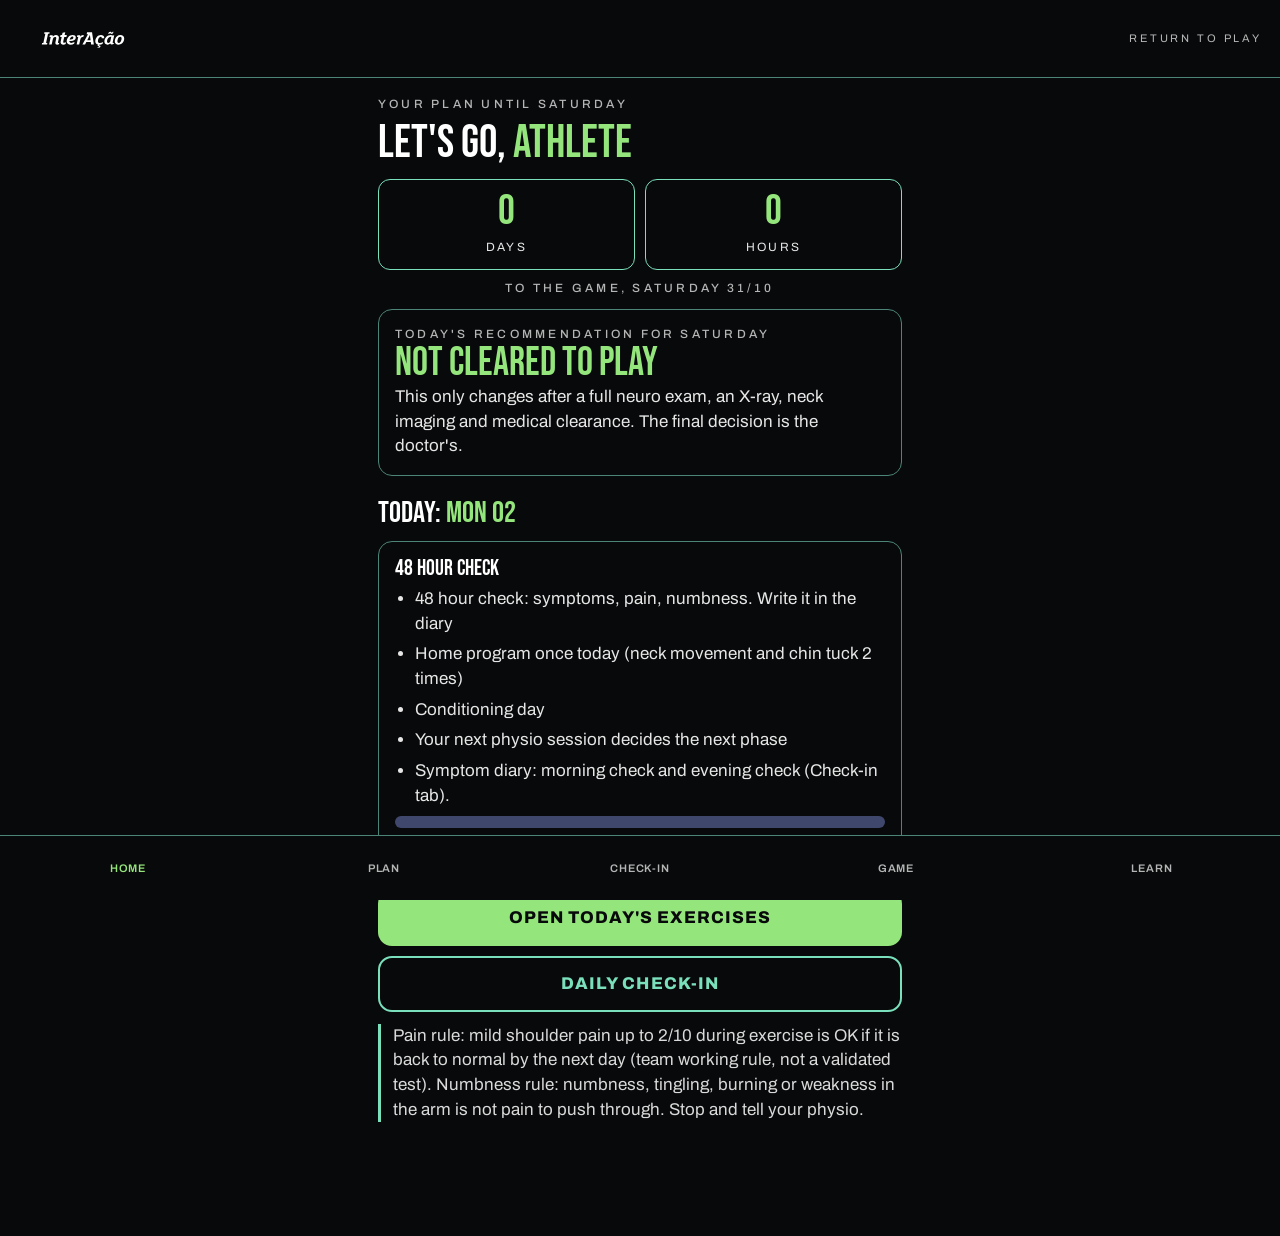
<file: r/e8e15060fb34c5be218c7145/index.html>
<!doctype html><html lang="en"><head><meta charset="utf-8"><meta name="viewport" content="width=device-width,initial-scale=1,viewport-fit=cover">
<meta name="robots" content="noindex,nofollow"><meta name="referrer" content="no-referrer"><meta name="theme-color" content="#08090A">
<link rel="manifest" href="manifest.json"><link rel="icon" href="images/icon.svg" type="image/svg+xml"><link rel="apple-touch-icon" href="images/icon.svg"><meta name="apple-mobile-web-app-capable" content="yes"><meta name="mobile-web-app-capable" content="yes"><meta name="apple-mobile-web-app-title" content="Rehab"><title>Rehab plan</title><link rel="stylesheet" href="style.css"></head>
<body><header><img src="images/logo.svg" alt="InterAção"><span class="tag">Return to play</span></header>
<main><section id="home"></section><section id="day"></section><section id="check"></section><section id="game"></section><section id="learn"></section></main>
<div id="alert" class="alert"></div>
<nav><button data-t="home" onclick="go('home')">Home</button><button data-t="day" onclick="go('day')">Plan</button><button data-t="check" onclick="go('check')">Check-in</button><button data-t="game" onclick="go('game')">Game</button><button data-t="learn" onclick="go('learn')">Learn</button></nav>
<script src="app.js"></script></body></html>
</file>
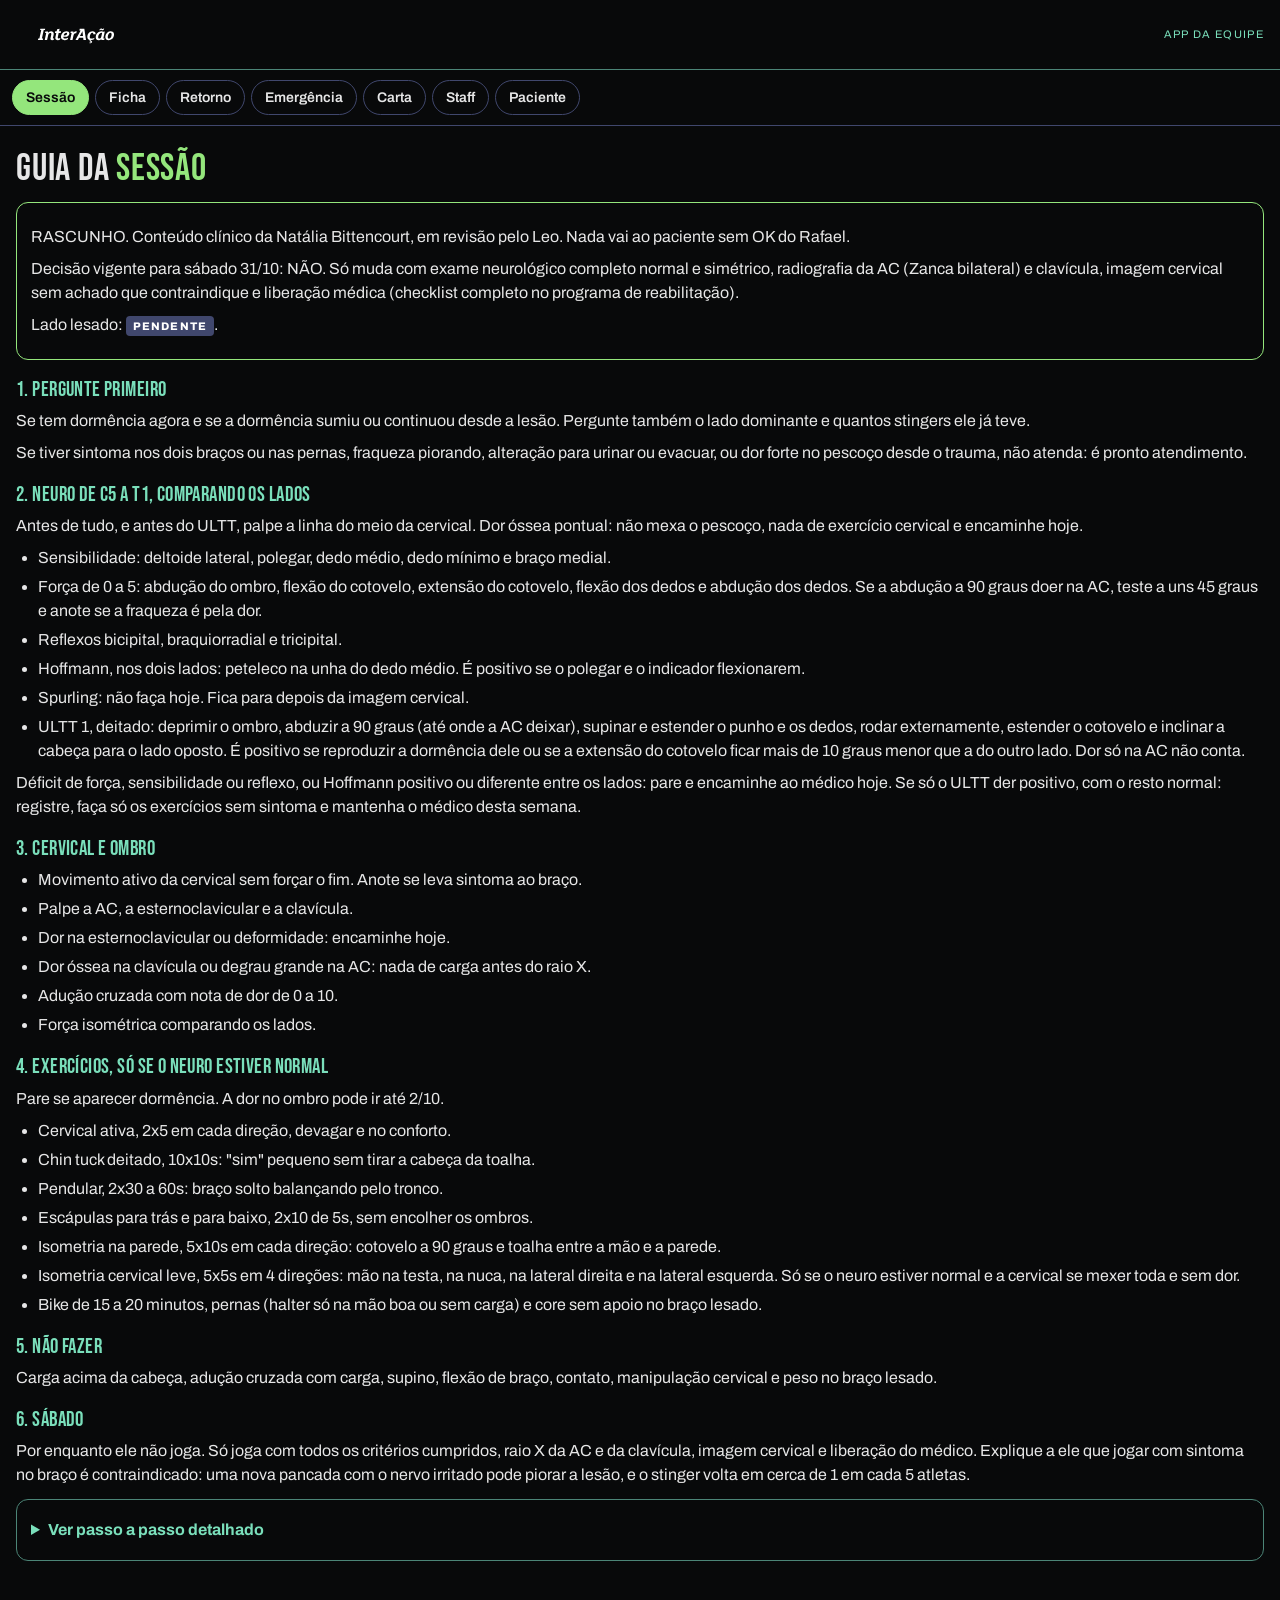
<file: s/9b3fd39a17d49ee1ae5be1d2/index.html>
<!doctype html><html lang="pt-BR"><head><meta charset="utf-8"><meta name="viewport" content="width=device-width,initial-scale=1,viewport-fit=cover">
<meta name="robots" content="noindex,nofollow"><meta name="referrer" content="no-referrer"><meta name="theme-color" content="#08090A">
<link rel="manifest" href="manifest.json"><link rel="icon" href="images/icon.svg" type="image/svg+xml"><link rel="apple-touch-icon" href="images/icon.svg">
<meta name="apple-mobile-web-app-capable" content="yes"><meta name="mobile-web-app-capable" content="yes"><meta name="apple-mobile-web-app-status-bar-style" content="black"><meta name="apple-mobile-web-app-title" content="Equipe">
<title>Equipe Atleta</title><link rel="stylesheet" href="style.css"></head>
<body><header><img src="images/logo.svg" alt="InterAção"><span class="tag">App da equipe</span></header>
<div class="tabs" id="tabs"></div><main id="main"></main>
<script src="content.js"></script><script src="app.js"></script></body></html>
</file>
<file: r/e8e15060fb34c5be218c7145/style.css>
@font-face{font-family:'Archivo';src:url([data-uri]) format('woff2');font-weight:400 900;font-display:swap}
@font-face{font-family:'Bebas Neue';src:url([data-uri]) format('woff2');font-display:swap}
*{box-sizing:border-box;margin:0;padding:0}
html,body{background:#08090A;color:rgba(255,255,255,.9);font-family:'Archivo',system-ui,sans-serif;font-size:17px;line-height:1.45}
body{padding-bottom:84px}
header{display:flex;justify-content:space-between;align-items:center;padding:14px 18px;border-bottom:1px solid #4C8577}
header img{width:130px;height:auto}
header .tag{font-size:11px;letter-spacing:.26em;text-transform:uppercase;color:rgba(255,255,255,.7)}
main{padding:18px;max-width:560px;margin:0 auto}
h1,h2,h3{font-family:'Bebas Neue',sans-serif;font-weight:400;line-height:1.04;text-transform:uppercase;color:#fff}
h1{font-size:46px;margin:6px 0 12px}h2{font-size:30px;margin:22px 0 10px}h3{font-size:22px;margin:0 0 6px}
.k{color:#94E67C}.m{color:#7ADFBB}
.micro{font-size:12px;font-weight:500;letter-spacing:.27em;text-transform:uppercase;color:rgba(255,255,255,.7)}
.card{border:1px solid #4C8577;border-radius:14px;padding:16px;margin:12px 0;background:#08090A}
.card.ind{background:#40476D;border-color:#40476D}
.note{border-left:3px solid #7ADFBB;padding-left:12px;margin:12px 0;color:rgba(255,255,255,.85)}
.no{font-family:'Bebas Neue';font-size:40px;color:#94E67C;line-height:1.04}
.count{display:flex;gap:10px;margin:10px 0}
.count div{flex:1;border:1px solid #7ADFBB;border-radius:12px;padding:10px;text-align:center}
.count b{display:block;font-family:'Bebas Neue';font-size:42px;color:#94E67C;font-weight:400;line-height:1.04}
.count span{font-size:12px;letter-spacing:.2em;text-transform:uppercase}
.btn{display:block;width:100%;min-height:56px;border:0;border-radius:14px;background:#94E67C;color:#08090A;font:800 17px 'Archivo';text-transform:uppercase;letter-spacing:.06em;margin:10px 0;cursor:pointer;text-align:center;text-decoration:none;display:flex;align-items:center;justify-content:center;padding:8px 12px;line-height:1.2}
.btn.alt{background:transparent;color:#7ADFBB;border:2px solid #7ADFBB}
.days{display:flex;gap:8px;overflow-x:auto;padding:4px 0 10px}
.days button{flex:none;min-width:64px;min-height:64px;border-radius:12px;border:1px solid #4C8577;background:#08090A;color:#fff;font:600 13px 'Archivo'}
.days button b{display:block;font-family:'Bebas Neue';font-size:24px;font-weight:400}
.days button.on{background:#7ADFBB;color:#08090A;border-color:#7ADFBB}
.bar{height:12px;border-radius:6px;background:#40476D;overflow:hidden;margin:8px 0}
.bar i{display:block;height:100%;background:#94E67C}
.ex{display:flex;gap:12px;align-items:flex-start;padding:14px 0;border-bottom:1px solid #40476D}
.ex label{flex:1}
.chk{flex:none;width:34px;height:34px;accent-color:#94E67C;margin-top:4px}
.img{width:100%;aspect-ratio:16/10;border:1px dashed #4C8577;border-radius:12px;display:flex;flex-direction:column;align-items:center;justify-content:center;margin:8px 0;color:rgba(255,255,255,.7);font-size:12px;text-align:center;padding:8px;overflow:hidden}
.img img{width:100%;height:100%;object-fit:contain}
.dose{display:inline-block;background:#7ADFBB;color:#08090A;font-weight:700;font-size:13px;padding:3px 10px;border-radius:20px;margin:4px 0}
.stop{font-size:14px;color:rgba(255,255,255,.75)}
.pend{display:inline-block;border:1px dashed #94E67C;color:#94E67C;font-size:12px;padding:1px 8px;border-radius:10px;font-weight:700}
ul.l{padding-left:20px}ul.l li{margin:6px 0}
.list li{list-style:none;display:flex;gap:12px;padding:10px 0;border-bottom:1px solid #40476D}
.pain{display:grid;grid-template-columns:repeat(6,1fr);gap:6px}
.pain button,.yn button{min-height:52px;border-radius:10px;border:1px solid #4C8577;background:#08090A;color:#fff;font:700 18px 'Archivo'}
.pain button.on,.yn button.on{background:#94E67C;color:#08090A}
.yn{display:grid;grid-template-columns:1fr 1fr;gap:8px}
.where{display:grid;grid-template-columns:1fr 1fr;gap:8px}
.where label{border:1px solid #4C8577;border-radius:10px;padding:12px;display:flex;gap:8px;align-items:center;min-height:52px}
.where input{width:24px;height:24px;accent-color:#94E67C}
.alert{position:fixed;inset:0;background:#08090A;z-index:20;padding:24px;overflow:auto;display:none}
.alert.show{display:block}
.alert .big{font-family:'Bebas Neue';font-size:64px;line-height:1.04;color:#94E67C}
.alert.em{background:#40476D}
nav{position:fixed;left:0;right:0;bottom:0;display:grid;grid-template-columns:repeat(5,1fr);background:#08090A;border-top:1px solid #4C8577;z-index:10}
nav button{min-height:64px;background:none;border:0;color:rgba(255,255,255,.7);font:600 11px 'Archivo';letter-spacing:.08em;text-transform:uppercase}
nav button.on{color:#94E67C}
section{display:none}section.on{display:block}
small{color:rgba(255,255,255,.7)}
</file>
<file: s/9b3fd39a17d49ee1ae5be1d2/style.css>
@font-face{font-family:'Archivo';src:url([data-uri]) format('woff2');font-weight:400 900;font-display:swap}
@font-face{font-family:'Bebas Neue';src:url([data-uri]) format('woff2');font-display:swap}
*{box-sizing:border-box;margin:0;padding:0}
html,body{background:#08090A;color:rgba(255,255,255,.9);font-family:'Archivo',system-ui,sans-serif;font-size:16px;line-height:1.5}
header{display:flex;justify-content:space-between;align-items:center;padding:calc(12px + env(safe-area-inset-top)) 16px 12px;border-bottom:1px solid #4C8577}
header img{width:120px}.tag{font-size:11px;letter-spacing:.12em;text-transform:uppercase;color:#7ADFBB}
.tabs{position:sticky;top:0;z-index:5;background:#08090A;display:flex;gap:6px;overflow-x:auto;padding:10px 12px;border-bottom:1px solid #40476D}
.tabs button{flex:0 0 auto;background:none;border:1px solid #40476D;color:rgba(255,255,255,.9);font:600 14px Archivo;padding:9px 13px;border-radius:999px}
.tabs button.on{background:#94E67C;color:#08090A;border-color:#94E67C}
main{padding:16px 16px calc(40px + env(safe-area-inset-bottom))}
h1,h2,h3{font-family:'Bebas Neue',sans-serif;font-weight:400;text-transform:uppercase;letter-spacing:.02em;line-height:1.1}
h1{font-size:38px;margin:6px 0 10px}h1 em{color:#94E67C;font-style:normal}h2{font-size:26px;color:#94E67C;margin:22px 0 8px}h3{font-size:21px;color:#7ADFBB;margin:18px 0 6px}
p{margin:8px 0}ul,ol{margin:8px 0 8px 22px}li{margin:5px 0}
.card{border:1px solid #4C8577;border-radius:12px;padding:14px;margin:12px 0}
.warn{border-color:#94E67C}.muted{color:rgba(255,255,255,.7);font-size:14px}
.pend{display:inline-block;background:#40476D;color:#fff;font-size:11px;font-weight:800;letter-spacing:.1em;padding:2px 7px;border-radius:4px;vertical-align:middle}
.rasc{display:inline-block;border:2px solid #94E67C;color:#94E67C;font:400 22px 'Bebas Neue';letter-spacing:.1em;padding:2px 12px;border-radius:6px;margin:4px 0 8px}
table{border-collapse:collapse;width:100%;font-size:13px}td,th{border:1px solid #40476D;padding:5px;text-align:left}
label{display:block;font-weight:600;margin:14px 0 5px}input,textarea{width:100%;background:#08090A;color:#fff;border:1px solid #4C8577;border-radius:8px;padding:11px;font:16px Archivo}
textarea{min-height:64px}
.btn{display:block;width:100%;text-align:center;text-decoration:none;background:#94E67C;color:#08090A;border:0;border-radius:10px;padding:15px;font:800 16px Archivo;margin:10px 0}
.btn.sec{background:none;color:#7ADFBB;border:1px solid #7ADFBB}
.chk{display:flex;gap:12px;align-items:flex-start;padding:12px 0;border-bottom:1px solid #40476D}.chk input{width:24px;height:24px;flex:0 0 24px;accent-color:#94E67C;margin-top:2px}
.score{font:400 30px 'Bebas Neue';color:#7ADFBB}
details summary{cursor:pointer;color:#7ADFBB;padding:4px 0}
</file>
